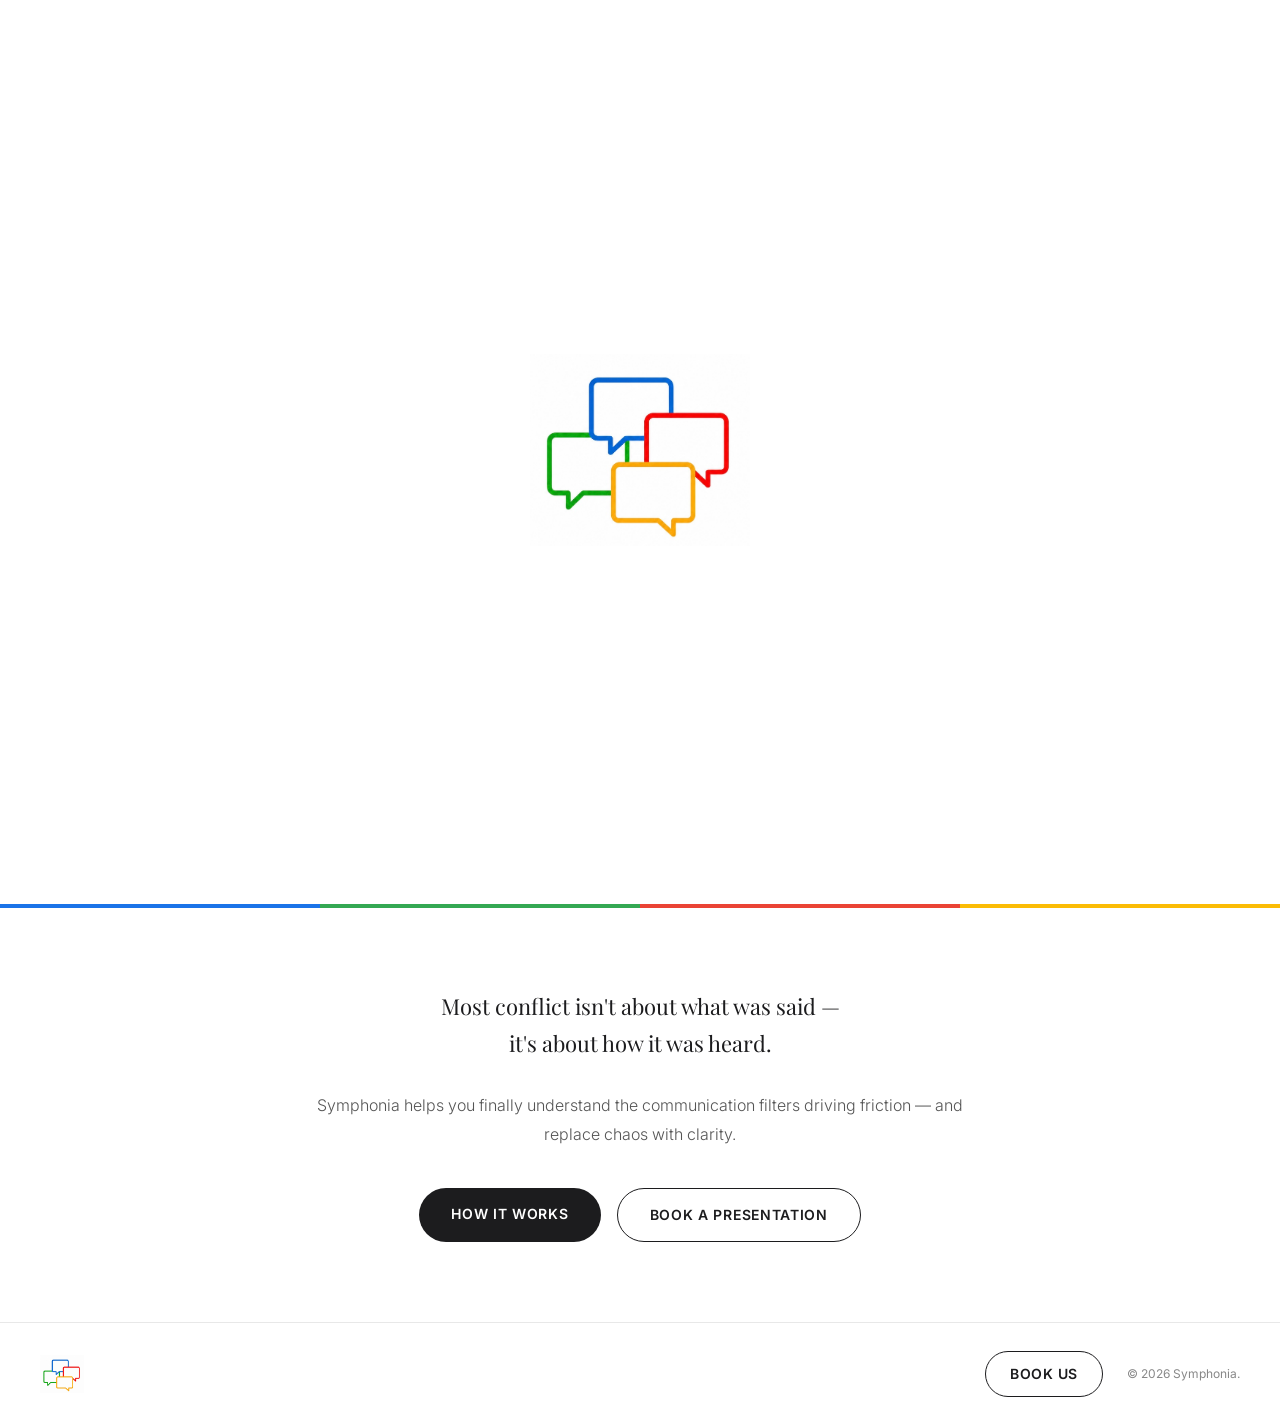
<file: index.html>
<!DOCTYPE html>
<html lang="en">
<head>
  <meta charset="UTF-8" />
  <meta name="viewport" content="width=device-width, initial-scale=1.0" />
  <title>Symphonia — Understanding Changes Everything</title>
  <meta name="description" content="Symphonia helps couples, churches, teams, and businesses finally understand how they communicate. Led by certified presenter Lindsay Peaster using the I Said This, You Heard That framework." />
  <meta name="keywords" content="communication workshop, temperament framework, couples communication, church team building, leadership communication, Lindsay Peaster, I Said This You Heard That" />
  <meta name="author" content="Symphonia" />
  <link rel="canonical" href="https://www.symphoniacommunicates.com/" />

  <!-- Open Graph -->
  <meta property="og:type" content="website" />
  <meta property="og:url" content="https://www.symphoniacommunicates.com/" />
  <meta property="og:title" content="Symphonia — Understanding Changes Everything" />
  <meta property="og:description" content="Symphonia helps couples, churches, teams, and businesses finally understand how they communicate." />
  <meta property="og:image" content="https://www.symphoniacommunicates.com/images/logo.jpg" />

  <!-- Twitter Card -->
  <meta name="twitter:card" content="summary_large_image" />
  <meta name="twitter:title" content="Symphonia — Understanding Changes Everything" />
  <meta name="twitter:description" content="Symphonia helps couples, churches, teams, and businesses finally understand how they communicate." />
  <meta name="twitter:image" content="https://www.symphoniacommunicates.com/images/logo.jpg" />

  <link rel="stylesheet" href="css/style.css" />
</head>
<body>

  <!-- Splash Screen -->
  <div id="splash">
    <img src="images/logo.jpg" alt="Symphonia" />
  </div>

  <!-- Header -->
  <header></header>

  <!-- Hero -->
  <main class="page-content">
    <div class="color-bar"><span></span><span></span><span></span><span></span></div>

    <section class="hero hero-home">
      <div>
        <p class="hero-eyebrow">Symphonia</p>
        <h1 class="tagline">Understanding<br><em>Changes</em><br>Everything</h1>
        <p class="sub">Finally hear each other.</p>
      </div>
    </section>

    <div class="color-bar"><span></span><span></span><span></span><span></span></div>

    <!-- Brief intro on home -->
    <div class="section-narrow positioning" style="text-align:center; padding-top: 80px; padding-bottom: 80px;">
      <p style="font-size: clamp(18px, 2.2vw, 22px); font-family: 'Playfair Display', serif; font-weight:400; line-height:1.7; color:#1C1C1E;">
        Most conflict isn't about what was said —<br>it's about how it was heard.
      </p>
      <p style="margin-top: 24px; font-size: 16px; color: #555; font-weight: 300;">
        Symphonia helps you finally understand the communication filters driving friction — and replace chaos with clarity.
      </p>
      <div style="margin-top: 40px; display: flex; gap: 16px; justify-content: center; flex-wrap: wrap;">
        <a href="pages/what-we-do.html" style="padding: 14px 32px; background: #1C1C1E; color: #fff; border-radius: 100px; font-size: 14px; font-weight: 600; letter-spacing: 0.05em; text-transform: uppercase; transition: background 0.25s ease;">How It Works</a>
        <a href="pages/book.html" style="padding: 14px 32px; border: 1.5px solid #1C1C1E; color: #1C1C1E; border-radius: 100px; font-size: 14px; font-weight: 600; letter-spacing: 0.05em; text-transform: uppercase; transition: all 0.25s ease;">Book a Presentation</a>
      </div>
    </div>

  </main>

  <!-- Footer -->
  <footer></footer>

  <script src="js/main.js"></script>
</body>
</html>
</file>
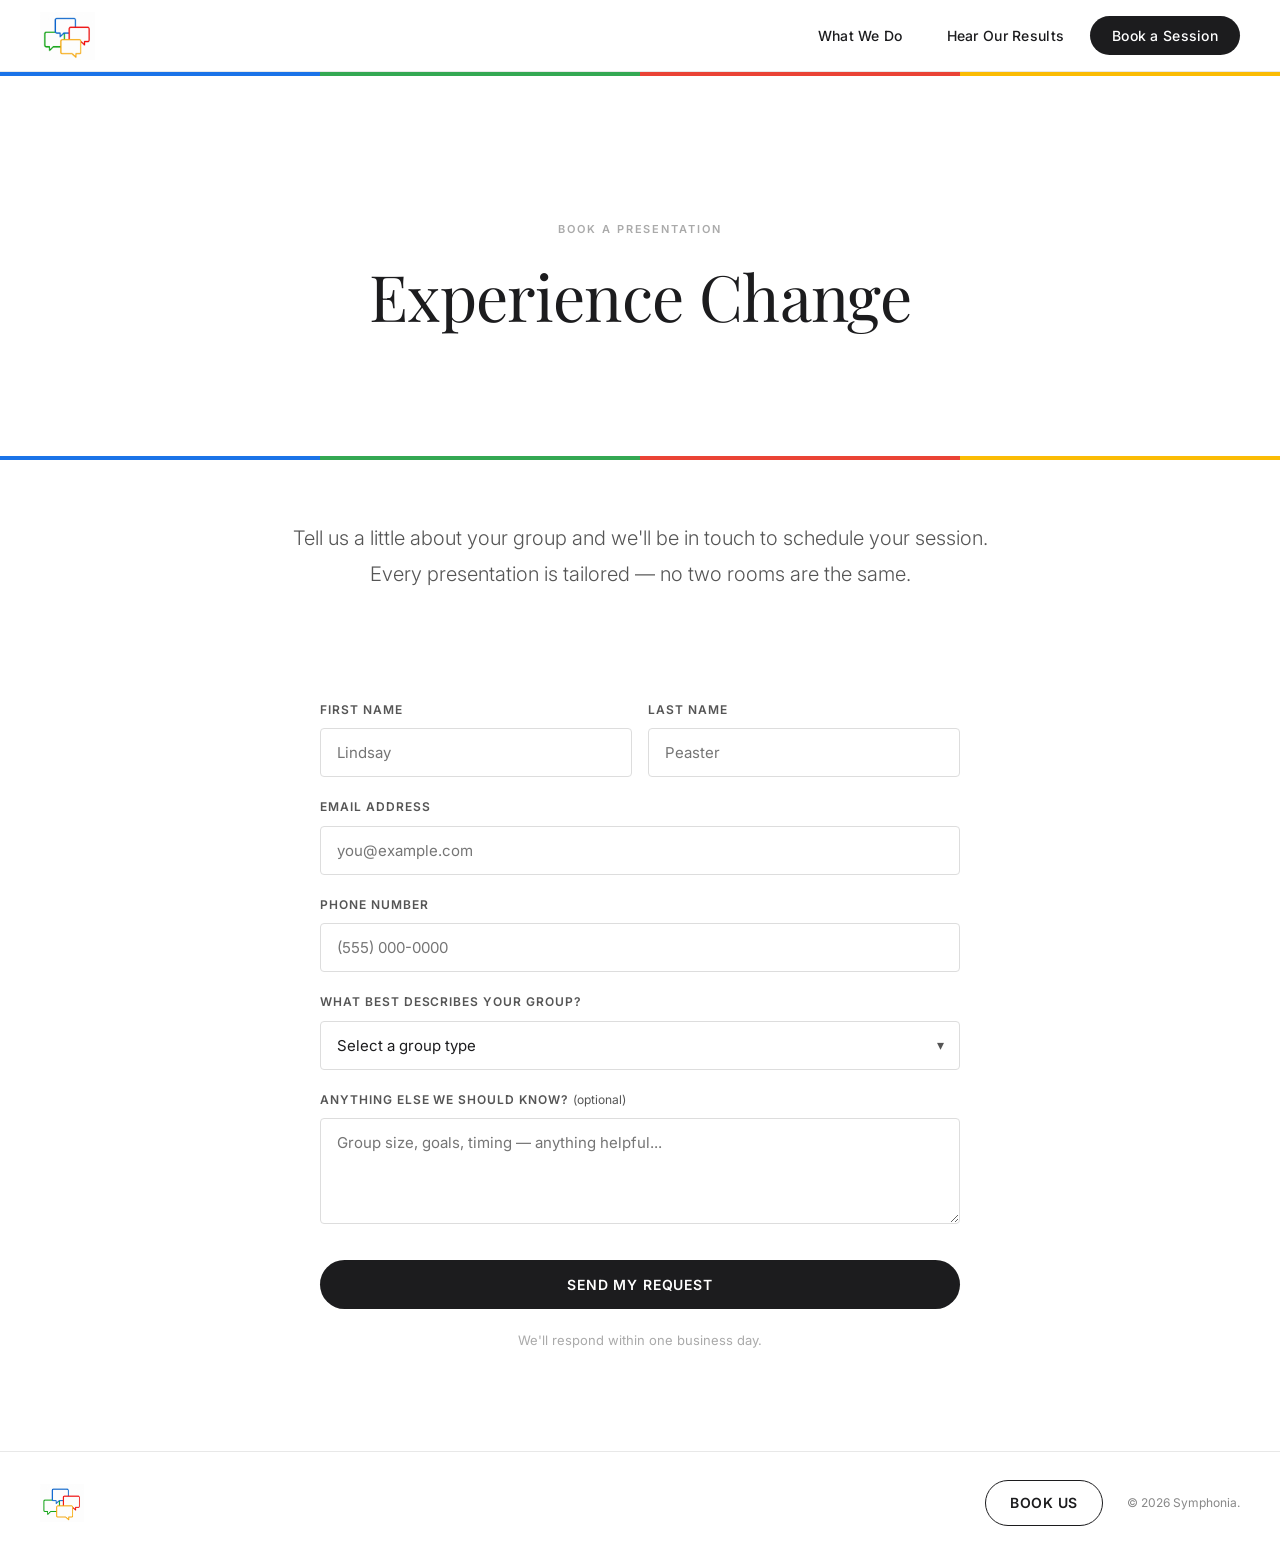
<file: pages/book.html>
<!DOCTYPE html>
<html lang="en">
<head>
  <meta charset="UTF-8" />
  <meta name="viewport" content="width=device-width, initial-scale=1.0" />
  <title>Book a Presentation — Symphonia</title>
  <meta name="description" content="Book a Symphonia communication session for your couple, church, business, team, or school. Sessions led by certified presenter Lindsay Peaster." />
  <meta name="keywords" content="book communication workshop, hire Lindsay Peaster, Symphonia presentation, team communication session, couples communication booking" />
  <meta name="author" content="Symphonia" />
  <link rel="canonical" href="https://www.symphoniacommunicates.com/pages/book.html" />

  <!-- Open Graph -->
  <meta property="og:type" content="website" />
  <meta property="og:url" content="https://www.symphoniacommunicates.com/pages/book.html" />
  <meta property="og:title" content="Book a Presentation — Symphonia" />
  <meta property="og:description" content="Book a Symphonia communication session for your couple, church, business, team, or school." />
  <meta property="og:image" content="https://www.symphoniacommunicates.com/images/logo.jpg" />

  <!-- Twitter Card -->
  <meta name="twitter:card" content="summary_large_image" />
  <meta name="twitter:title" content="Book a Presentation — Symphonia" />
  <meta name="twitter:description" content="Book a Symphonia communication session for your couple, church, business, team, or school." />
  <meta name="twitter:image" content="https://www.symphoniacommunicates.com/images/logo.jpg" />

  <link rel="stylesheet" href="../css/style.css" />
</head>
<body>

  <!-- Header -->
  <header></header>

  <main class="page-content">
    <div class="color-bar"><span></span><span></span><span></span><span></span></div>

    <!-- Hero -->
    <section class="hero hero-page">
      <div>
        <p class="hero-eyebrow">Book a Presentation</p>
        <h1>Experience Change</h1>
      </div>
    </section>

    <div class="color-bar"><span></span><span></span><span></span><span></span></div>

    <!-- Intro -->
    <div class="section-narrow" style="text-align: center; padding-bottom: 0;">
      <p style="font-size: clamp(17px, 2vw, 20px); color: #555; font-weight: 300; line-height: 1.8;">
        Tell us a little about your group and we'll be in touch to schedule your session.
        Every presentation is tailored — no two rooms are the same.
      </p>
    </div>

    <!-- Form -->
    <div class="section" style="padding-top: 48px; padding-bottom: 100px;">
      <div class="book-form-wrap">

        <div class="form-row">
          <div class="form-group">
            <label for="first-name">First Name</label>
            <input type="text" id="first-name" name="first_name" placeholder="Lindsay" autocomplete="given-name" required />
          </div>
          <div class="form-group">
            <label for="last-name">Last Name</label>
            <input type="text" id="last-name" name="last_name" placeholder="Peaster" autocomplete="family-name" required />
          </div>
        </div>

        <div class="form-group">
          <label for="email">Email Address</label>
          <input type="email" id="email" name="email" placeholder="you@example.com" autocomplete="email" required />
        </div>

        <div class="form-group">
          <label for="phone">Phone Number</label>
          <input type="tel" id="phone" name="phone" placeholder="(555) 000-0000" autocomplete="tel" />
        </div>

        <div class="form-group">
          <label for="group-type">What best describes your group?</label>
          <div class="select-wrap">
            <select id="group-type" name="group_type" required>
              <option value="" disabled selected>Select a group type</option>
              <option value="marriage">Marriage / Couple</option>
              <option value="business">Business / Organization</option>
              <option value="team">Sports Team</option>
              <option value="school">School / Education</option>
              <option value="church">Church / Faith Community</option>
            </select>
          </div>
        </div>

        <div class="form-group">
          <label for="message">Anything else we should know? <span style="font-weight:400; text-transform:none; letter-spacing:0;">(optional)</span></label>
          <textarea id="message" name="message" rows="4" placeholder="Group size, goals, timing — anything helpful..." style="width:100%; padding: 14px 16px; font-size: 15px; font-family: 'Inter', sans-serif; color: #1C1C1E; border: 1.5px solid #ddd; border-radius: 4px; outline: none; resize: vertical; transition: border-color 0.25s ease;" onfocus="this.style.borderColor='#1A73E8'" onblur="this.style.borderColor='#ddd'"></textarea>
        </div>

        <button type="submit" class="btn-submit" onclick="handleSubmit(event)">Send My Request</button>

        <p style="text-align: center; margin-top: 20px; font-size: 13px; color: #aaa;">
          We'll respond within one business day.
        </p>

        <!-- Success state (hidden) -->
        <div id="form-success" style="display:none; text-align:center; padding: 40px 0;">
          <div style="font-size: 40px; margin-bottom: 16px;">✓</div>
          <p style="font-family: 'Playfair Display', serif; font-size: 24px; font-weight: 400; color: #1C1C1E; margin-bottom: 8px;">We've got your request.</p>
          <p style="color: #555; font-size: 15px;">Expect to hear from us within one business day. We're looking forward to it.</p>
        </div>

      </div>
    </div>

  </main>

  <!-- Footer -->
  <footer></footer>

  <script src="../js/main.js"></script>
  <script>
    function handleSubmit(e) {
      e.preventDefault();
      // Placeholder submit handler — wire to Web3Forms or backend when ready
      const btn = document.querySelector('.btn-submit');
      const success = document.getElementById('form-success');
      btn.style.opacity = '0.5';
      btn.disabled = true;
      btn.textContent = 'Sending…';

      setTimeout(() => {
        btn.closest('.book-form-wrap').querySelectorAll('.form-group, .btn-submit, p').forEach(el => el.style.display = 'none');
        success.style.display = 'block';
      }, 1000);
    }
  </script>
</body>
</html>
</file>
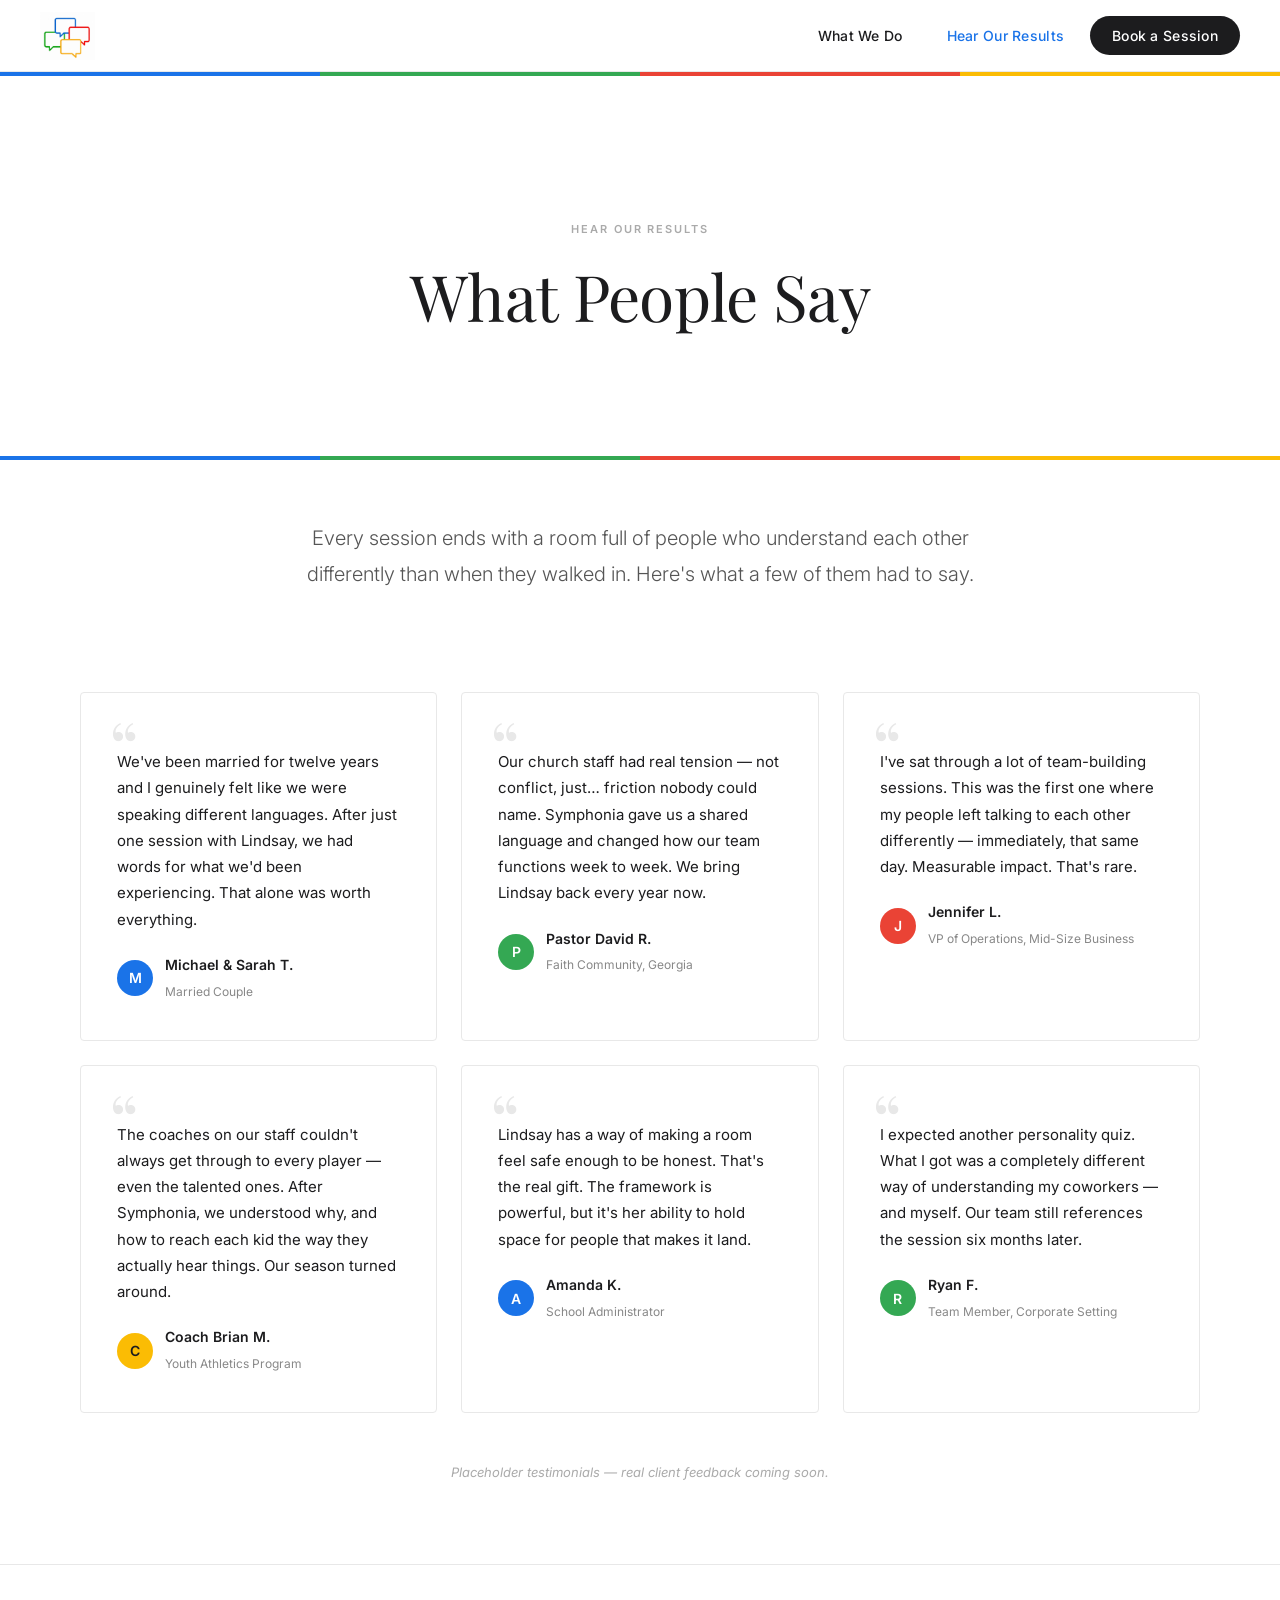
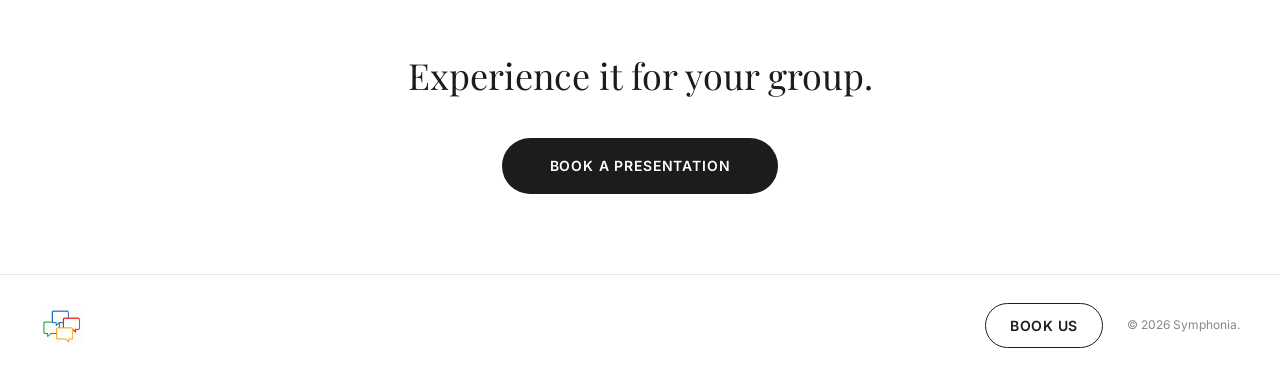
<file: pages/results.html>
<!DOCTYPE html>
<html lang="en">
<head>
  <meta charset="UTF-8" />
  <meta name="viewport" content="width=device-width, initial-scale=1.0" />
  <title>What People Say — Hear Our Results</title>
  <meta name="description" content="See how Symphonia has helped marriages, church staffs, businesses, and sports teams transform the way they communicate. Real results from real groups." />
  <meta name="keywords" content="Symphonia testimonials, communication results, couples workshop reviews, team communication feedback, church staff testimonials" />
  <meta name="author" content="Symphonia" />
  <link rel="canonical" href="https://www.symphoniacommunicates.com/pages/results.html" />

  <!-- Open Graph -->
  <meta property="og:type" content="website" />
  <meta property="og:url" content="https://www.symphoniacommunicates.com/pages/results.html" />
  <meta property="og:title" content="What People Say — Hear Our Results" />
  <meta property="og:description" content="See how Symphonia has helped marriages, church staffs, businesses, and sports teams transform the way they communicate." />
  <meta property="og:image" content="https://www.symphoniacommunicates.com/images/logo.jpg" />

  <!-- Twitter Card -->
  <meta name="twitter:card" content="summary_large_image" />
  <meta name="twitter:title" content="What People Say — Hear Our Results" />
  <meta name="twitter:description" content="See how Symphonia has helped marriages, church staffs, businesses, and sports teams transform the way they communicate." />
  <meta name="twitter:image" content="https://www.symphoniacommunicates.com/images/logo.jpg" />

  <link rel="stylesheet" href="../css/style.css" />
</head>
<body>

  <!-- Header -->
  <header></header>

  <main class="page-content">
    <div class="color-bar"><span></span><span></span><span></span><span></span></div>

    <!-- Hero -->
    <section class="hero hero-page">
      <div>
        <p class="hero-eyebrow">Hear Our Results</p>
        <h1>What People Say</h1>
      </div>
    </section>

    <div class="color-bar"><span></span><span></span><span></span><span></span></div>

    <!-- Intro -->
    <div class="section-narrow" style="text-align: center; padding-bottom: 20px;">
      <p style="font-size: clamp(17px, 2vw, 20px); color: #555; font-weight: 300; line-height: 1.8;">
        Every session ends with a room full of people who understand each other differently than when they walked in.
        Here's what a few of them had to say.
      </p>
    </div>

    <!-- Testimonials Grid -->
    <div class="section" style="padding-top: 20px;">
      <div class="testimonials-grid">

        <div class="testimonial-card">
          <blockquote>
            We've been married for twelve years and I genuinely felt like we were speaking different languages. After just one session with Lindsay, we had words for what we'd been experiencing. That alone was worth everything.
          </blockquote>
          <div class="testimonial-meta">
            <div class="testimonial-dot" style="background: #1A73E8;">M</div>
            <div class="testimonial-meta-text">
              <strong>Michael &amp; Sarah T.</strong>
              <span>Married Couple</span>
            </div>
          </div>
        </div>

        <div class="testimonial-card">
          <blockquote>
            Our church staff had real tension — not conflict, just… friction nobody could name. Symphonia gave us a shared language and changed how our team functions week to week. We bring Lindsay back every year now.
          </blockquote>
          <div class="testimonial-meta">
            <div class="testimonial-dot" style="background: #34A853;">P</div>
            <div class="testimonial-meta-text">
              <strong>Pastor David R.</strong>
              <span>Faith Community, Georgia</span>
            </div>
          </div>
        </div>

        <div class="testimonial-card">
          <blockquote>
            I've sat through a lot of team-building sessions. This was the first one where my people left talking to each other differently — immediately, that same day. Measurable impact. That's rare.
          </blockquote>
          <div class="testimonial-meta">
            <div class="testimonial-dot" style="background: #EA4335;">J</div>
            <div class="testimonial-meta-text">
              <strong>Jennifer L.</strong>
              <span>VP of Operations, Mid-Size Business</span>
            </div>
          </div>
        </div>

        <div class="testimonial-card">
          <blockquote>
            The coaches on our staff couldn't always get through to every player — even the talented ones. After Symphonia, we understood why, and how to reach each kid the way they actually hear things. Our season turned around.
          </blockquote>
          <div class="testimonial-meta">
            <div class="testimonial-dot" style="background: #FBBC04; color: #1C1C1E;">C</div>
            <div class="testimonial-meta-text">
              <strong>Coach Brian M.</strong>
              <span>Youth Athletics Program</span>
            </div>
          </div>
        </div>

        <div class="testimonial-card">
          <blockquote>
            Lindsay has a way of making a room feel safe enough to be honest. That's the real gift. The framework is powerful, but it's her ability to hold space for people that makes it land.
          </blockquote>
          <div class="testimonial-meta">
            <div class="testimonial-dot" style="background: #1A73E8;">A</div>
            <div class="testimonial-meta-text">
              <strong>Amanda K.</strong>
              <span>School Administrator</span>
            </div>
          </div>
        </div>

        <div class="testimonial-card">
          <blockquote>
            I expected another personality quiz. What I got was a completely different way of understanding my coworkers — and myself. Our team still references the session six months later.
          </blockquote>
          <div class="testimonial-meta">
            <div class="testimonial-dot" style="background: #34A853;">R</div>
            <div class="testimonial-meta-text">
              <strong>Ryan F.</strong>
              <span>Team Member, Corporate Setting</span>
            </div>
          </div>
        </div>

      </div>

      <p style="text-align: center; margin-top: 48px; font-size: 13px; color: #aaa; font-style: italic;">
        Placeholder testimonials — real client feedback coming soon.
      </p>
    </div>

    <hr class="divider" />

    <!-- CTA -->
    <div style="text-align: center; padding: 80px 40px;">
      <p style="font-family: 'Playfair Display', serif; font-size: clamp(22px, 3vw, 36px); font-weight: 400; color: #1C1C1E; margin-bottom: 32px;">Experience it for your group.</p>
      <a href="book.html" style="padding: 16px 48px; background: #1C1C1E; color: #fff; border-radius: 100px; font-size: 14px; font-weight: 600; letter-spacing: 0.06em; text-transform: uppercase; display: inline-block; transition: background 0.25s ease;">Book a Presentation</a>
    </div>

  </main>

  <!-- Footer -->
  <footer></footer>

  <script src="../js/main.js"></script>
</body>
</html>
</file>
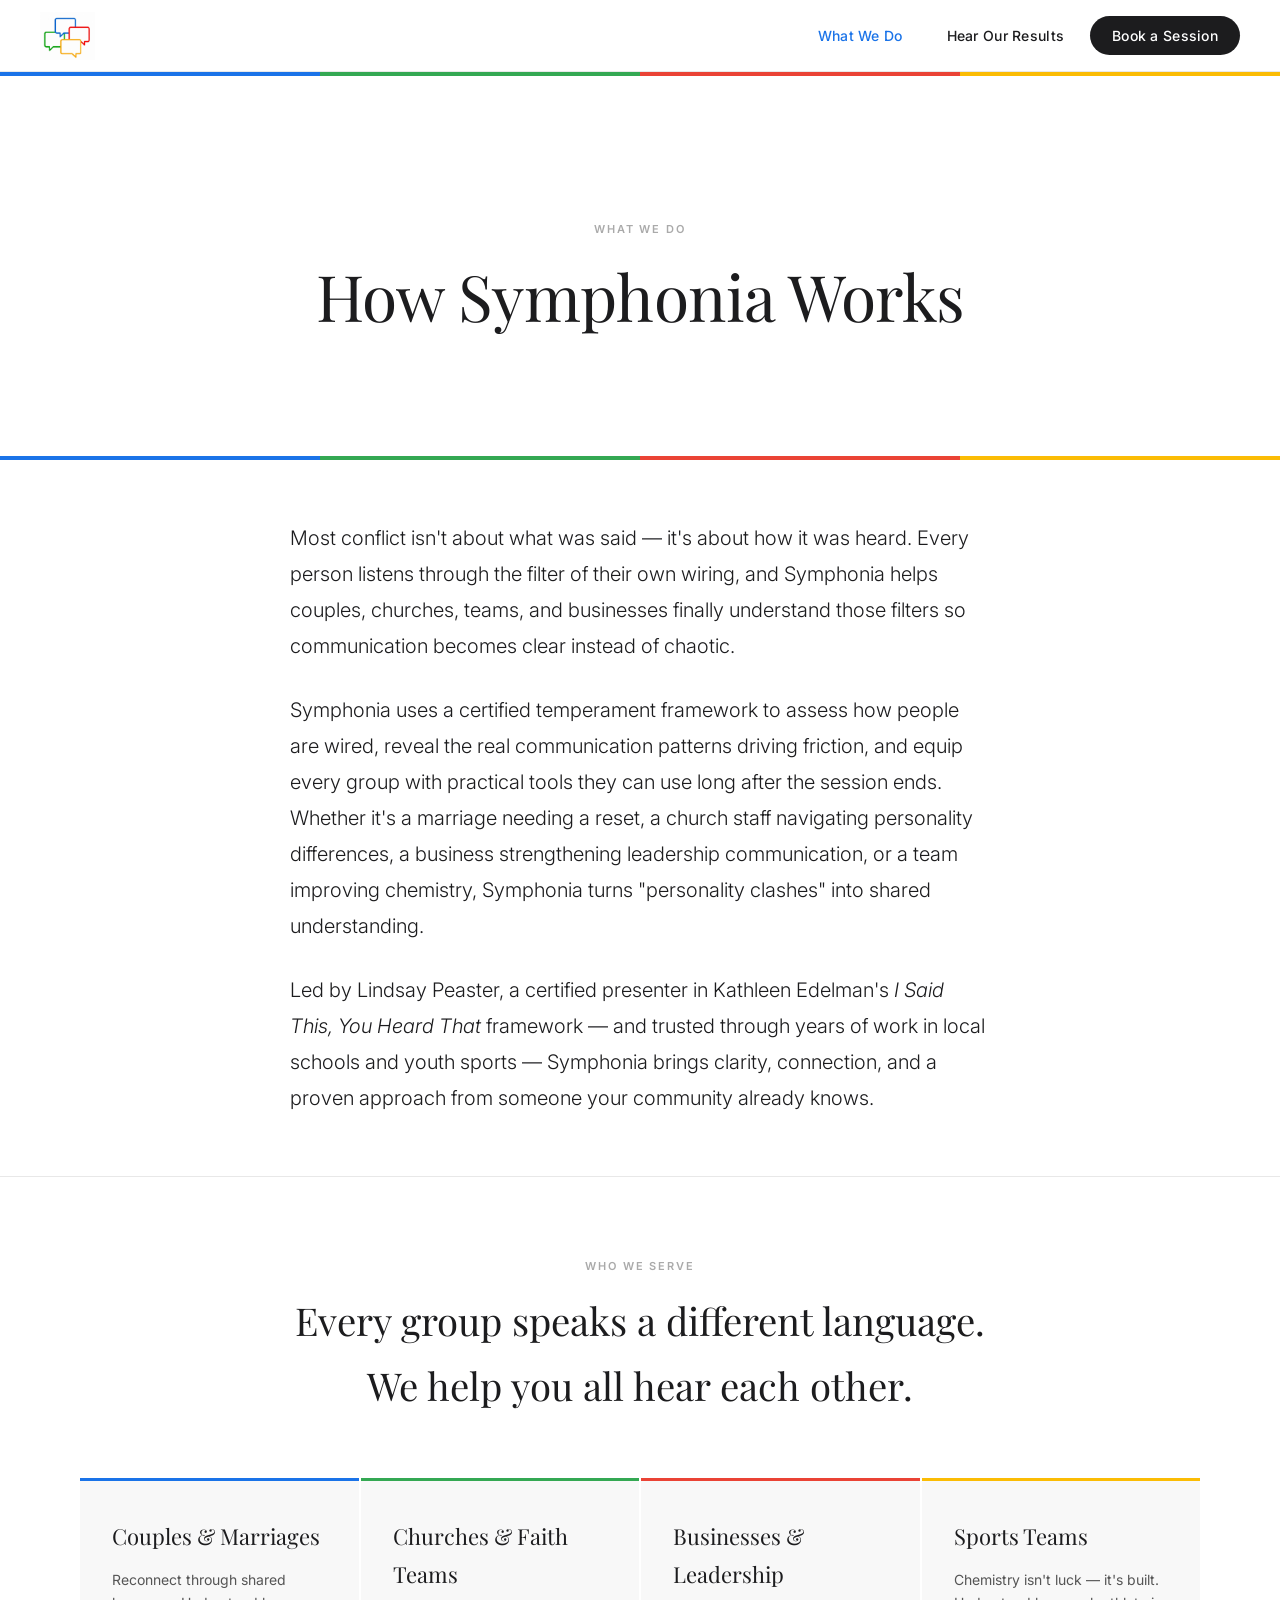
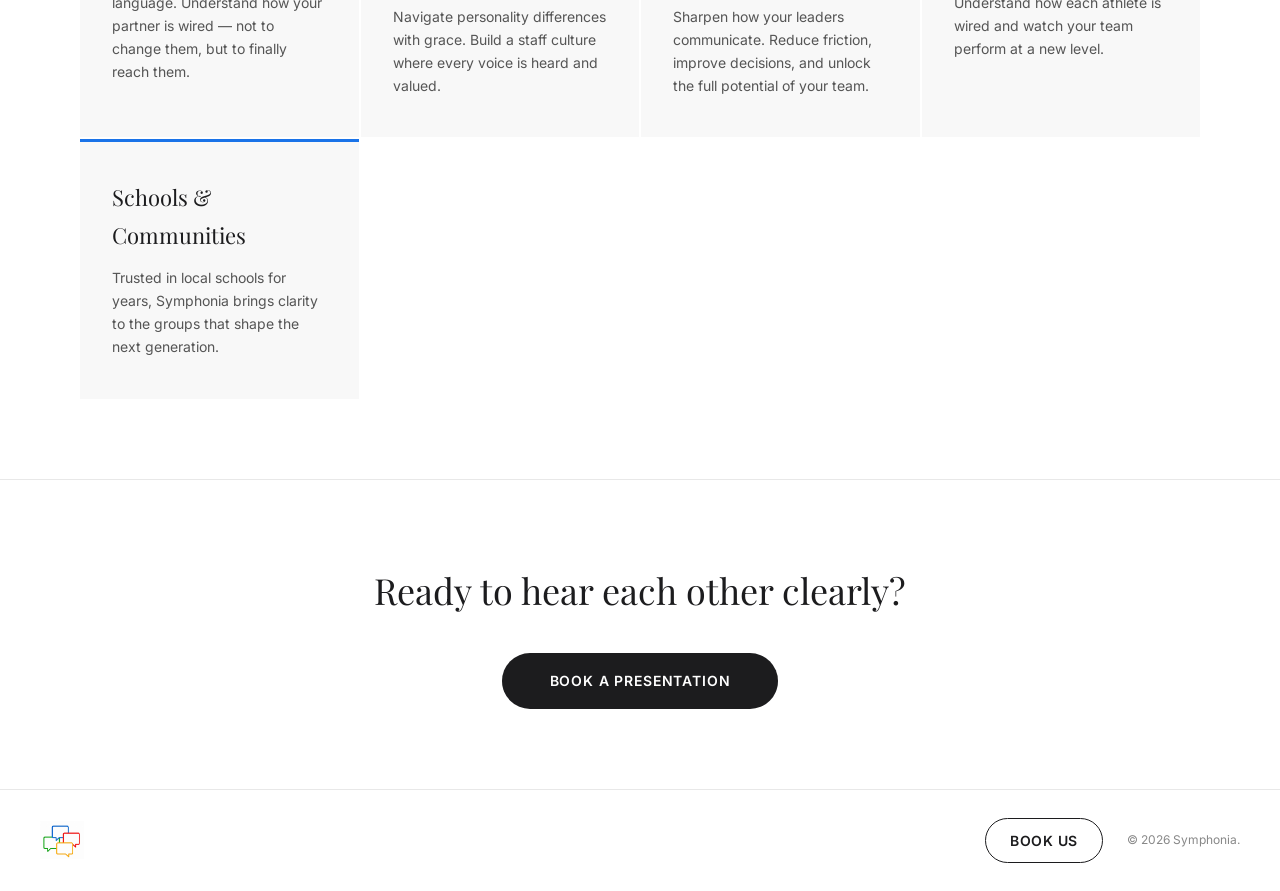
<file: pages/what-we-do.html>
<!DOCTYPE html>
<html lang="en">
<head>
  <meta charset="UTF-8" />
  <meta name="viewport" content="width=device-width, initial-scale=1.0" />
  <title>How Symphonia Works — What We Do</title>
  <meta name="description" content="Symphonia uses a certified temperament framework to reveal communication patterns and equip couples, churches, teams, and businesses with tools for lasting clarity." />
  <meta name="keywords" content="how Symphonia works, temperament assessment, communication clarity, personality framework, Lindsay Peaster presenter" />
  <meta name="author" content="Symphonia" />
  <link rel="canonical" href="https://www.symphoniacommunicates.com/pages/what-we-do.html" />

  <!-- Open Graph -->
  <meta property="og:type" content="website" />
  <meta property="og:url" content="https://www.symphoniacommunicates.com/pages/what-we-do.html" />
  <meta property="og:title" content="How Symphonia Works — What We Do" />
  <meta property="og:description" content="Symphonia uses a certified temperament framework to reveal communication patterns and equip couples, churches, teams, and businesses with tools for lasting clarity." />
  <meta property="og:image" content="https://www.symphoniacommunicates.com/images/logo.jpg" />

  <!-- Twitter Card -->
  <meta name="twitter:card" content="summary_large_image" />
  <meta name="twitter:title" content="How Symphonia Works — What We Do" />
  <meta name="twitter:description" content="Symphonia uses a certified temperament framework to reveal communication patterns and equip couples, churches, teams, and businesses with tools for lasting clarity." />
  <meta name="twitter:image" content="https://www.symphoniacommunicates.com/images/logo.jpg" />

  <link rel="stylesheet" href="../css/style.css" />
</head>
<body>

  <!-- Header -->
  <header></header>

  <main class="page-content">
    <div class="color-bar"><span></span><span></span><span></span><span></span></div>

    <!-- Hero -->
    <section class="hero hero-page">
      <div>
        <p class="hero-eyebrow">What We Do</p>
        <h1>How Symphonia Works</h1>
      </div>
    </section>

    <div class="color-bar"><span></span><span></span><span></span><span></span></div>

    <!-- Positioning Statement -->
    <div class="section-narrow positioning">
      <p>
        Most conflict isn't about what was said — it's about how it was heard. Every person listens through the filter of their own wiring, and Symphonia helps couples, churches, teams, and businesses finally understand those filters so communication becomes clear instead of chaotic.
      </p>
      <p>
        Symphonia uses a certified temperament framework to assess how people are wired, reveal the real communication patterns driving friction, and equip every group with practical tools they can use long after the session ends. Whether it's a marriage needing a reset, a church staff navigating personality differences, a business strengthening leadership communication, or a team improving chemistry, Symphonia turns "personality clashes" into shared understanding.
      </p>
      <p>
        Led by Lindsay Peaster, a certified presenter in Kathleen Edelman's <em>I Said This, You Heard That</em> framework — and trusted through years of work in local schools and youth sports — Symphonia brings clarity, connection, and a proven approach from someone your community already knows.
      </p>
    </div>

    <hr class="divider" />

    <!-- Who We Serve -->
    <div class="section">
      <p style="font-size: 11px; font-weight: 600; letter-spacing: 0.18em; text-transform: uppercase; color: #aaa; margin-bottom: 12px; text-align: center;">Who We Serve</p>
      <h2 style="font-family: 'Playfair Display', serif; font-size: clamp(28px, 3vw, 40px); font-weight: 400; text-align: center; color: #1C1C1E;">Every group speaks a different language.<br>We help you all hear each other.</h2>

      <div class="audience-grid">

        <div class="audience-card">
          <h3>Couples &amp; Marriages</h3>
          <p>Reconnect through shared language. Understand how your partner is wired — not to change them, but to finally reach them.</p>
        </div>

        <div class="audience-card">
          <h3>Churches &amp; Faith Teams</h3>
          <p>Navigate personality differences with grace. Build a staff culture where every voice is heard and valued.</p>
        </div>

        <div class="audience-card">
          <h3>Businesses &amp; Leadership</h3>
          <p>Sharpen how your leaders communicate. Reduce friction, improve decisions, and unlock the full potential of your team.</p>
        </div>

        <div class="audience-card">
          <h3>Sports Teams</h3>
          <p>Chemistry isn't luck — it's built. Understand how each athlete is wired and watch your team perform at a new level.</p>
        </div>

        <div class="audience-card">
          <h3>Schools &amp; Communities</h3>
          <p>Trusted in local schools for years, Symphonia brings clarity to the groups that shape the next generation.</p>
        </div>

      </div>
    </div>

    <hr class="divider" />

    <!-- CTA -->
    <div style="text-align: center; padding: 80px 40px;">
      <p style="font-family: 'Playfair Display', serif; font-size: clamp(22px, 3vw, 36px); font-weight: 400; color: #1C1C1E; margin-bottom: 32px;">Ready to hear each other clearly?</p>
      <a href="book.html" style="padding: 16px 48px; background: #1C1C1E; color: #fff; border-radius: 100px; font-size: 14px; font-weight: 600; letter-spacing: 0.06em; text-transform: uppercase; display: inline-block; transition: background 0.25s ease;">Book a Presentation</a>
    </div>

  </main>

  <!-- Footer -->
  <footer></footer>

  <script src="../js/main.js"></script>
</body>
</html>
</file>
<file: css/style.css>
/* ============================================================
   SYMPHONIA — Global Stylesheet
   Brand Colors: Blue #1A73E8, Green #34A853, Red #EA4335, Gold #FBBC04
   ============================================================ */

@import url('https://fonts.googleapis.com/css2?family=Inter:wght@300;400;500;600&family=Playfair+Display:ital,wght@0,400;0,700;1,400&display=swap');

/* ── Reset & Base ────────────────────────────────────────── */
*, *::before, *::after { box-sizing: border-box; margin: 0; padding: 0; }

:root {
  --blue:   #1A73E8;
  --green:  #34A853;
  --red:    #EA4335;
  --gold:   #FBBC04;
  --charcoal: #1C1C1E;
  --mid:    #555;
  --light:  #F8F8F8;
  --white:  #ffffff;
  --nav-h:  72px;
  --radius: 4px;
  --transition: 0.25s ease;
}

html { scroll-behavior: smooth; }

body {
  font-family: 'Inter', sans-serif;
  font-size: 16px;
  line-height: 1.7;
  color: var(--charcoal);
  background: var(--white);
  -webkit-font-smoothing: antialiased;
}

img { max-width: 100%; display: block; }
a { color: inherit; text-decoration: none; }

/* ── Splash Screen ───────────────────────────────────────── */
#splash {
  position: fixed;
  inset: 0;
  background: var(--white);
  display: flex;
  align-items: center;
  justify-content: center;
  z-index: 9999;
  transition: opacity 0.5s ease;
}

#splash img {
  width: 220px;
  opacity: 0;
  transform: scale(0.9);
  transition: opacity 0.6s ease 0.2s, transform 0.6s ease 0.2s;
}

#splash.visible img {
  opacity: 1;
  transform: scale(1);
}

/* ── Header / Nav ────────────────────────────────────────── */
header {
  position: sticky;
  top: 0;
  z-index: 100;
  background: var(--white);
  border-bottom: 1px solid #e8e8e8;
  height: var(--nav-h);
  display: flex;
  align-items: center;
  padding: 0 40px;
}

.header-inner {
  width: 100%;
  max-width: 1200px;
  margin: 0 auto;
  display: flex;
  align-items: center;
  justify-content: space-between;
}

.logo-link img {
  height: 48px;
  width: auto;
}

nav {
  display: flex;
  align-items: center;
  gap: 8px;
}

nav a {
  font-size: 14px;
  font-weight: 500;
  letter-spacing: 0.02em;
  color: var(--charcoal);
  padding: 8px 18px;
  border-radius: 100px;
  transition: background var(--transition), color var(--transition);
}

nav a:hover {
  background: var(--light);
  color: var(--charcoal);
}

nav a.active {
  color: var(--blue);
}

nav a.cta-nav {
  background: var(--charcoal);
  color: var(--white);
  padding: 8px 22px;
}

nav a.cta-nav:hover {
  background: #333;
}

/* Hamburger */
.hamburger {
  display: none;
  flex-direction: column;
  gap: 5px;
  cursor: pointer;
  padding: 8px;
  background: none;
  border: none;
}

.hamburger span {
  display: block;
  width: 24px;
  height: 2px;
  background: var(--charcoal);
  transition: var(--transition);
}

/* ── Footer ──────────────────────────────────────────────── */
footer {
  background: var(--white);
  border-top: 1px solid #e8e8e8;
  padding: 28px 40px;
  color: var(--charcoal);
}

.footer-inner {
  max-width: 1200px;
  margin: 0 auto;
  display: flex;
  align-items: center;
  justify-content: space-between;
}

.footer-logo img {
  height: 38px;
  width: auto;
}

.footer-right {
  display: flex;
  align-items: center;
  gap: 24px;
}

.footer-book {
  font-size: 14px;
  font-weight: 600;
  letter-spacing: 0.04em;
  text-transform: uppercase;
  color: var(--charcoal);
  padding: 10px 24px;
  border: 1.5px solid var(--charcoal);
  border-radius: 100px;
  transition: background var(--transition), color var(--transition);
}

.footer-book:hover {
  background: var(--charcoal);
  color: var(--white);
}

.footer-copy {
  font-size: 12px;
  color: #888;
}

/* ── Page Wrapper ────────────────────────────────────────── */
.page-content {
  min-height: calc(100vh - var(--nav-h) - 95px);
}

/* ── Hero Sections ───────────────────────────────────────── */
.hero {
  background: var(--white);
  display: flex;
  align-items: center;
  justify-content: center;
  text-align: center;
  padding: 100px 40px 80px;
  min-height: 380px;
  position: relative;
}

.hero-eyebrow {
  font-size: 11px;
  font-weight: 600;
  letter-spacing: 0.18em;
  text-transform: uppercase;
  color: #aaa;
  margin-bottom: 20px;
}

/* Home hero — big tagline */
.hero-home {
  min-height: calc(100vh - var(--nav-h));
  padding: 0 40px;
}

.hero-home .tagline {
  font-family: 'Playfair Display', serif;
  font-size: clamp(48px, 8vw, 96px);
  font-weight: 400;
  line-height: 1.1;
  color: var(--charcoal);
  letter-spacing: -0.02em;
  max-width: 900px;
}

.hero-home .tagline em {
  font-style: italic;
  color: var(--blue);
}

.hero-home .sub {
  margin-top: 24px;
  font-size: 18px;
  color: var(--mid);
  font-weight: 300;
}

/* Interior page hero */
.hero-page h1 {
  font-family: 'Playfair Display', serif;
  font-size: clamp(36px, 5vw, 64px);
  font-weight: 400;
  line-height: 1.15;
  color: var(--charcoal);
  letter-spacing: -0.01em;
}

/* ── Accent bar — four-color rule ────────────────────────── */
.color-bar {
  display: flex;
  height: 4px;
  width: 100%;
}
.color-bar span { flex: 1; }
.color-bar span:nth-child(1) { background: var(--blue); }
.color-bar span:nth-child(2) { background: var(--green); }
.color-bar span:nth-child(3) { background: var(--red); }
.color-bar span:nth-child(4) { background: var(--gold); }

/* ── Body Sections ───────────────────────────────────────── */
.section {
  max-width: 1200px;
  margin: 0 auto;
  padding: 80px 40px;
}

.section-narrow {
  max-width: 780px;
  margin: 0 auto;
  padding: 60px 40px;
}

/* Positioning statement */
.positioning p {
  font-size: clamp(17px, 2vw, 20px);
  font-weight: 300;
  color: var(--charcoal);
  line-height: 1.8;
  margin-bottom: 28px;
}

.positioning p:last-child { margin-bottom: 0; }

/* ── Audience Grid (What We Do) ──────────────────────────── */
.audience-grid {
  display: grid;
  grid-template-columns: repeat(auto-fit, minmax(240px, 1fr));
  gap: 2px;
  margin-top: 60px;
}

.audience-card {
  padding: 40px 32px;
  background: var(--light);
  position: relative;
  overflow: hidden;
  transition: background var(--transition);
}

.audience-card::before {
  content: '';
  position: absolute;
  top: 0; left: 0;
  width: 100%; height: 3px;
}

.audience-card:nth-child(1)::before { background: var(--blue); }
.audience-card:nth-child(2)::before { background: var(--green); }
.audience-card:nth-child(3)::before { background: var(--red); }
.audience-card:nth-child(4)::before { background: var(--gold); }
.audience-card:nth-child(5)::before { background: var(--blue); }

.audience-card:hover { background: #f0f0f0; }

.audience-card h3 {
  font-family: 'Playfair Display', serif;
  font-size: 22px;
  font-weight: 400;
  margin-bottom: 12px;
}

.audience-card p {
  font-size: 14px;
  color: var(--mid);
  line-height: 1.65;
}

/* ── Testimonials ────────────────────────────────────────── */
.testimonials-grid {
  display: grid;
  grid-template-columns: repeat(auto-fit, minmax(300px, 1fr));
  gap: 24px;
  margin-top: 60px;
}

.testimonial-card {
  padding: 36px;
  border: 1px solid #e8e8e8;
  border-radius: var(--radius);
  position: relative;
}

.testimonial-card::before {
  content: '\201C';
  font-family: 'Playfair Display', serif;
  font-size: 72px;
  line-height: 1;
  position: absolute;
  top: 16px; left: 28px;
  color: #e8e8e8;
}

.testimonial-card blockquote {
  font-size: 15px;
  line-height: 1.75;
  color: var(--charcoal);
  margin-bottom: 20px;
  padding-top: 20px;
}

.testimonial-meta {
  display: flex;
  align-items: center;
  gap: 12px;
}

.testimonial-dot {
  width: 36px;
  height: 36px;
  border-radius: 50%;
  display: flex;
  align-items: center;
  justify-content: center;
  font-size: 14px;
  font-weight: 600;
  color: var(--white);
  flex-shrink: 0;
}

.testimonial-meta-text strong {
  display: block;
  font-size: 14px;
  font-weight: 600;
}

.testimonial-meta-text span {
  font-size: 12px;
  color: #888;
}

/* ── Book / Form ─────────────────────────────────────────── */
.book-form-wrap {
  max-width: 640px;
  margin: 60px auto 0;
}

.form-group {
  margin-bottom: 20px;
}

.form-group label {
  display: block;
  font-size: 12px;
  font-weight: 600;
  letter-spacing: 0.08em;
  text-transform: uppercase;
  color: var(--mid);
  margin-bottom: 8px;
}

.form-group input,
.form-group select {
  width: 100%;
  padding: 14px 16px;
  font-size: 15px;
  font-family: 'Inter', sans-serif;
  color: var(--charcoal);
  background: var(--white);
  border: 1.5px solid #ddd;
  border-radius: var(--radius);
  outline: none;
  transition: border-color var(--transition);
  appearance: none;
  -webkit-appearance: none;
}

.form-group input:focus,
.form-group select:focus {
  border-color: var(--blue);
}

.select-wrap {
  position: relative;
}

.select-wrap::after {
  content: '▾';
  position: absolute;
  right: 16px;
  top: 50%;
  transform: translateY(-50%);
  pointer-events: none;
  color: var(--mid);
  font-size: 14px;
}

.form-row {
  display: grid;
  grid-template-columns: 1fr 1fr;
  gap: 16px;
}

.btn-submit {
  display: inline-block;
  margin-top: 8px;
  padding: 16px 48px;
  background: var(--charcoal);
  color: var(--white);
  font-size: 14px;
  font-weight: 600;
  letter-spacing: 0.06em;
  text-transform: uppercase;
  border: none;
  border-radius: 100px;
  cursor: pointer;
  transition: background var(--transition), transform var(--transition);
  font-family: 'Inter', sans-serif;
  width: 100%;
}

.btn-submit:hover {
  background: #333;
  transform: translateY(-1px);
}

/* ── Divider ─────────────────────────────────────────────── */
.divider {
  border: none;
  border-top: 1px solid #e8e8e8;
  margin: 0;
}

/* ── Mobile Nav ──────────────────────────────────────────── */
.mobile-nav {
  display: none;
  position: fixed;
  inset: var(--nav-h) 0 0 0;
  background: var(--white);
  z-index: 99;
  flex-direction: column;
  padding: 32px 40px;
  gap: 4px;
  border-top: 1px solid #e8e8e8;
}

.mobile-nav.open { display: flex; }

.mobile-nav a {
  font-size: 22px;
  font-weight: 400;
  padding: 14px 0;
  border-bottom: 1px solid #f0f0f0;
  color: var(--charcoal);
}

/* ── Responsive ──────────────────────────────────────────── */
@media (max-width: 768px) {
  header { padding: 0 24px; }
  nav { display: none; }
  .hamburger { display: flex; }

  .hero { padding: 60px 24px 50px; min-height: 60vh; }
  .hero-home { min-height: 80vh; }
  .section { padding: 60px 24px; }
  .section-narrow { padding: 40px 24px; }

  .form-row { grid-template-columns: 1fr; }
  .footer-inner { flex-direction: column; gap: 20px; text-align: center; }
  .footer-right { flex-direction: column; gap: 12px; }
  footer { padding: 28px 24px; }
}

@media (prefers-reduced-motion: reduce) {
  #splash { display: none !important; }
}
</file>
